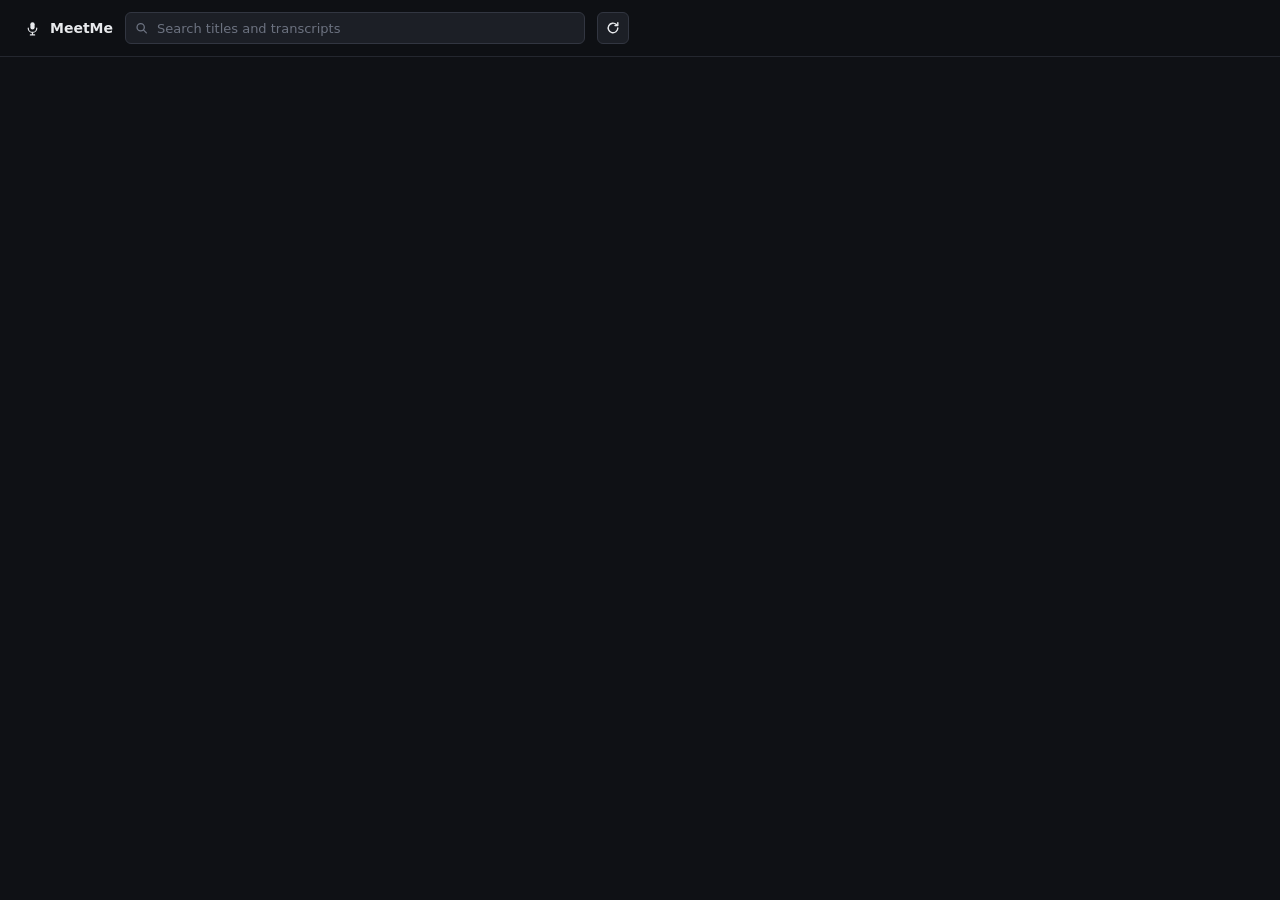
<file: extension/webui/index.html>
<!doctype html>
<html>
<head>
  <meta charset="utf-8">
  <link rel="stylesheet" href="../ui.css">
  <title>MeetMe library</title>
</head>
<body>
  <header class="topbar">
    <span class="brand">
      <svg width="17" height="17" viewBox="0 0 24 24" aria-hidden="true">
        <rect x="9" y="3" width="6" height="10.5" rx="3" fill="currentColor"></rect>
        <path d="M6 11.5a6 6 0 0 0 12 0M12 17.5V21M9 21h6" fill="none" stroke="currentColor" stroke-width="1.7" stroke-linecap="round"></path>
      </svg>
      MeetMe
    </span>
    <div class="search">
      <svg width="13" height="13" viewBox="0 0 16 16" fill="none" aria-hidden="true">
        <circle cx="7" cy="7" r="4.5" stroke="#6c7280" stroke-width="1.6"></circle>
        <path d="M10.6 10.6L14 14" stroke="#6c7280" stroke-width="1.6" stroke-linecap="round"></path>
      </svg>
      <input id="query" type="search" placeholder="Search titles and transcripts" aria-label="Search titles and transcripts">
    </div>
    <button id="refresh" class="btn btn-icon" title="Refresh" aria-label="Refresh">
      <svg width="14" height="14" viewBox="0 0 16 16" fill="none" aria-hidden="true">
        <path d="M13.5 8a5.5 5.5 0 1 1-1.6-3.9" stroke="currentColor" stroke-width="1.6" stroke-linecap="round"></path>
        <path d="M13.5 2v3.2h-3.2" stroke="currentColor" stroke-width="1.6" stroke-linecap="round" stroke-linejoin="round"></path>
      </svg>
    </button>
  </header>

  <main>
    <p id="notice" class="meta" role="status"></p>
    <section id="list"></section>
    <button id="more-recordings" class="btn hidden">Load more recordings</button>

    <section id="detail" class="hidden">
      <div class="detail-head">
        <button id="back" class="btn btn-ghost">← Library</button>
        <div id="recording"></div>
      </div>

      <div class="detail-grid">
        <div class="detail-main">
          <video id="video" controls preload="metadata"></video>

          <div class="language-fix">
            <label class="language-fix-label" for="detail-language">Spoken language</label>
            <select id="detail-language" class="grow"></select>
            <button id="retranscribe" class="btn">Re-transcribe</button>
          </div>
          <p id="language-hint" class="small dim"></p>

          <div class="btn-row detail-actions">
            <button id="stop-processing" class="btn btn-danger">Stop processing</button>
            <button id="retry-all" class="btn">Reprocess all</button>
            <button id="retry-transcript" class="btn">Reprocess transcript</button>
            <button id="retry-summary" class="btn">Recreate summary</button>
            <button id="recover" class="btn">Recover recording</button>
            <button id="cleanup" class="btn">Clean recovery files</button>
          </div>

          <section class="panel">
            <div class="panel-head"><h2>Summary</h2><button id="copy-summary" class="btn" disabled>Copy</button></div>
            <div class="panel-body">
              <div id="summary" class="summary">No summary yet.</div>
            </div>
          </section>
        </div>

        <section class="panel panel-transcript">
          <div class="panel-head"><h2>Transcript</h2><button id="copy-transcript" class="btn">Copy</button></div>
          <div class="panel-body">
            <div id="segments" class="segments"></div>
            <button id="more" class="btn more-btn">Load more transcript</button>
          </div>
        </section>
      </div>
    </section>
  </main>
  <script type="module" src="app.js"></script>
</body>
</html>
</file>
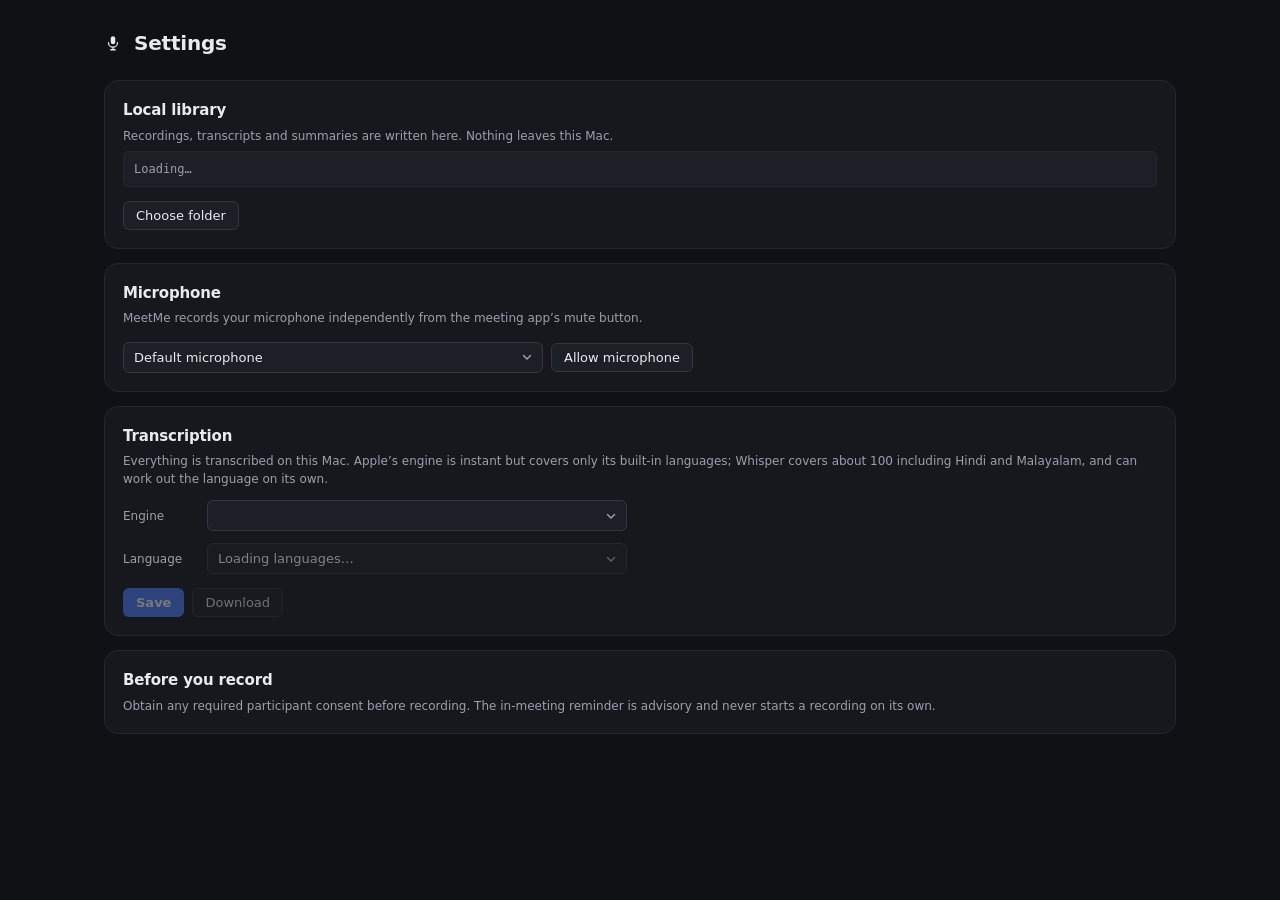
<file: extension/options.html>
<!doctype html>
<html>
<head>
  <meta charset="utf-8">
  <link rel="stylesheet" href="ui.css">
  <title>MeetMe settings</title>
</head>
<body>
  <main>
    <header class="page-header">
      <span class="brand">
        <svg width="18" height="18" viewBox="0 0 24 24" aria-hidden="true">
          <rect x="9" y="3" width="6" height="10.5" rx="3" fill="currentColor"></rect>
          <path d="M6 11.5a6 6 0 0 0 12 0M12 17.5V21M9 21h6" fill="none" stroke="currentColor" stroke-width="1.7" stroke-linecap="round"></path>
        </svg>
      </span>
      <h1>Settings</h1>
    </header>

    <section class="card">
      <div class="card-head"><h2>Local library</h2></div>
      <p class="small">Recordings, transcripts and summaries are written here. Nothing leaves this Mac.</p>
      <p id="library" class="path-chip">Loading…</p>
      <div class="card-controls">
        <button id="folder" class="btn">Choose folder</button>
      </div>
    </section>

    <section class="card">
      <div class="card-head"><h2>Microphone</h2></div>
      <p class="small">MeetMe records your microphone independently from the meeting app’s mute button.</p>
      <div class="card-controls">
        <select id="device" class="grow">
          <option value="">Default microphone</option>
        </select>
        <button id="grant" class="btn">Allow microphone</button>
      </div>
      <p id="mic-status" class="stat-row" role="status"></p>
    </section>

    <section class="card">
      <div class="card-head"><h2>Transcription</h2></div>
      <p class="small">Everything is transcribed on this Mac. Apple’s engine is instant but covers only its built-in languages; Whisper covers about 100 including Hindi and Malayalam, and can work out the language on its own.</p>

      <div class="field-row">
        <label class="field-label" for="engine">Engine</label>
        <select id="engine" class="grow"></select>
      </div>
      <p id="engine-detail" class="small engine-detail"></p>

      <div class="field-row">
        <label class="field-label" for="language">Language</label>
        <select id="language" class="grow" disabled><option>Loading languages…</option></select>
      </div>

      <div class="field-row" id="variant-row" hidden>
        <label class="field-label" for="whisper-variant">Model</label>
        <select id="whisper-variant" class="grow"></select>
      </div>

      <div class="card-controls">
        <button id="save-language" class="btn btn-primary" disabled>Save</button>
        <button id="download-language" class="btn" disabled>Download</button>
        <button id="cancel-download" class="btn btn-danger" hidden>Cancel download</button>
        <span id="save-note" class="saved-note" role="status" hidden>Saved</span>
      </div>

      <div id="download-progress" class="progress" hidden>
        <div class="progress-track"><div id="progress-bar" class="progress-bar"></div></div>
        <span id="progress-label" class="progress-label"></span>
      </div>

      <p id="language-status" class="stat-row" role="status"></p>
      <p id="summary-status" class="stat-row"></p>
    </section>

    <section class="card">
      <div class="card-head"><h2>Before you record</h2></div>
      <p class="small">Obtain any required participant consent before recording. The in-meeting reminder is advisory and never starts a recording on its own.</p>
    </section>
  </main>
  <script type="module" src="options.js"></script>
</body>
</html>
</file>
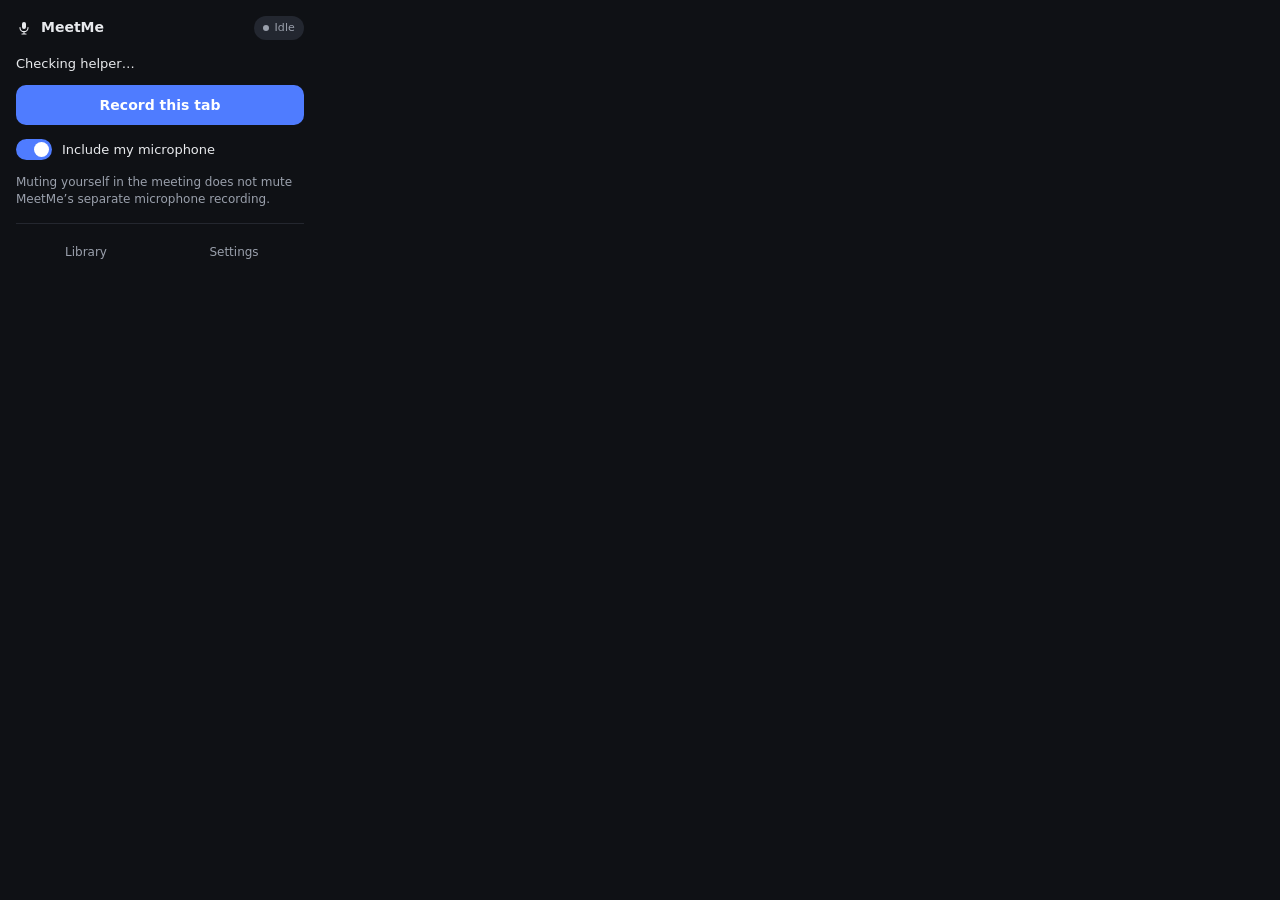
<file: extension/popup.html>
<!doctype html>
<html>
<head>
  <meta charset="utf-8">
  <link rel="stylesheet" href="ui.css">
  <title>MeetMe</title>
</head>
<body class="popup">
  <main>
    <div class="popup-head">
      <span class="brand">
        <svg width="16" height="16" viewBox="0 0 24 24" aria-hidden="true">
          <rect x="9" y="3" width="6" height="10.5" rx="3" fill="currentColor"></rect>
          <path d="M6 11.5a6 6 0 0 0 12 0M12 17.5V21M9 21h6" fill="none" stroke="currentColor" stroke-width="1.7" stroke-linecap="round"></path>
        </svg>
        MeetMe
      </span>
      <span id="phase" class="pill">Idle</span>
    </div>

    <div class="popup-status">
      <p id="status" role="status">Checking helper…</p>
      <span id="elapsed" class="elapsed" hidden></span>
    </div>

    <button id="record" class="btn btn-primary btn-lg">Record this tab</button>

    <label class="switch">
      <input id="mic" type="checkbox" checked>
      <span class="switch-track"></span>
      <span class="switch-label">Include my microphone</span>
    </label>

    <p class="small popup-note">Muting yourself in the meeting does not mute MeetMe’s separate microphone recording.</p>
    <p id="error" class="error" hidden></p>

    <nav class="popup-foot">
      <a href="webui/index.html" target="_blank">Library</a>
      <a href="options.html" target="_blank">Settings</a>
    </nav>
  </main>
  <script type="module" src="popup.js"></script>
</body>
</html>
</file>
<file: extension/ui.css>
/* MeetMe design tokens and shared components.
   Dark only. System fonts only — extension CSP allows no external origins. */

:root {
  color-scheme: dark;

  --bg: #0f1115;
  --surface: #16181d;
  --surface-2: #1c1f26;
  --surface-3: #232730;
  --border: #24272f;
  --border-strong: #323641;

  --text: #e8eaed;
  --muted: #9aa0ac;
  --dim: #6c7280;

  --accent: #4f7cff;
  --accent-hover: #6b90ff;
  --accent-soft: #4f7cff26;
  --rec: #e5484d;
  --rec-soft: #e5484d26;
  --ok: #3dd68c;
  --ok-soft: #3dd68c1f;
  --warn: #f5a623;
  --warn-soft: #f5a6231f;

  --r-sm: 6px;
  --r-md: 10px;
  --r-lg: 14px;

  --shadow: 0 1px 2px #0000006b, 0 8px 24px #00000059;

  --sans: -apple-system, BlinkMacSystemFont, "SF Pro Text", "Helvetica Neue", system-ui, sans-serif;
  --mono: ui-monospace, "SF Mono", Menlo, Consolas, monospace;
}

*,
*::before,
*::after { box-sizing: border-box; }

/* app.js toggles .hidden; it also sets .hidden on #more via the attribute.
   Both must beat any component display rule. */
[hidden],
.hidden { display: none !important; }

html { background: var(--bg); }

body {
  margin: 0;
  background: var(--bg);
  color: var(--text);
  font: 13px/1.5 var(--sans);
  -webkit-font-smoothing: antialiased;
}

main {
  max-width: 1120px;
  margin: 0 auto;
  padding: 28px 24px 56px;
}

h1, h2, h3 { margin: 0; font-weight: 600; letter-spacing: -0.01em; }
h1 { font-size: 20px; }
h2 { font-size: 15px; }
h3 { font-size: 13px; }

a { color: var(--accent); text-decoration: none; }
a:hover { color: var(--accent-hover); text-decoration: underline; }

.meta { color: var(--muted); font-size: 12px; }
.small { color: var(--muted); font-size: 12px; line-height: 1.45; }
.dim { color: var(--dim); }
.mono { font-family: var(--mono); }
.error { color: #ff9a9a; font-size: 12px; }
.row { display: flex; align-items: center; gap: 10px; }
.spread { display: flex; align-items: center; justify-content: space-between; gap: 12px; }
.stack { display: flex; flex-direction: column; gap: 6px; }
.grow { flex: 1; min-width: 0; }
.truncate { overflow: hidden; text-overflow: ellipsis; white-space: nowrap; }

:focus-visible {
  outline: 2px solid var(--accent-hover);
  outline-offset: 2px;
  border-radius: var(--r-sm);
}

/* ---------- page header ---------- */

.page-header {
  display: flex;
  align-items: center;
  gap: 12px;
  margin-bottom: 22px;
}

.brand {
  display: inline-flex;
  align-items: center;
  gap: 9px;
  font-weight: 600;
  font-size: 14px;
  color: var(--text);
}

.brand svg { display: block; }

/* ---------- buttons ---------- */

.btn {
  display: inline-flex;
  align-items: center;
  justify-content: center;
  gap: 7px;
  border: 1px solid var(--border-strong);
  border-radius: var(--r-sm);
  padding: 7px 12px;
  font: 500 13px/1 var(--sans);
  color: var(--text);
  background: var(--surface-2);
  cursor: pointer;
  white-space: nowrap;
  transition: background 0.12s ease, border-color 0.12s ease, opacity 0.12s ease;
}

.btn:hover:not(:disabled) { background: var(--surface-3); border-color: #3d4250; }
.btn:active:not(:disabled) { transform: translateY(0.5px); }

.btn:disabled { opacity: 0.42; cursor: not-allowed; }

.btn-primary {
  background: var(--accent);
  border-color: transparent;
  color: #fff;
  font-weight: 600;
}
.btn-primary:hover:not(:disabled) { background: var(--accent-hover); border-color: transparent; }

.btn-danger {
  background: var(--rec);
  border-color: transparent;
  color: #fff;
  font-weight: 600;
}
.btn-danger:hover:not(:disabled) { background: #f05a5f; border-color: transparent; }

.btn-ghost { background: transparent; border-color: transparent; color: var(--muted); }
.btn-ghost:hover:not(:disabled) { background: var(--surface-2); color: var(--text); }

.btn-icon {
  padding: 0;
  width: 32px;
  height: 32px;
  flex: none;
}

.btn-lg {
  width: 100%;
  padding: 12px 16px;
  font-size: 14px;
  border-radius: var(--r-md);
}

.btn-row { display: flex; flex-wrap: wrap; gap: 8px; }

/* ---------- cards ---------- */

.card {
  background: var(--surface);
  border: 1px solid var(--border);
  border-radius: var(--r-lg);
  padding: 18px;
}

.card + .card { margin-top: 14px; }

.card-head {
  display: flex;
  align-items: baseline;
  justify-content: space-between;
  gap: 12px;
  margin-bottom: 4px;
}

.card > p { margin: 6px 0 0; }
.card-controls { display: flex; flex-wrap: wrap; gap: 8px; align-items: center; margin-top: 14px; }
.card-controls select { max-width: 420px; }

.saved-note {
  display: inline-flex;
  align-items: center;
  gap: 6px;
  color: var(--ok);
  font-size: 12px;
  font-weight: 500;
}

.saved-note::before {
  content: "✓";
  font-size: 13px;
}

.progress {
  display: flex;
  align-items: center;
  gap: 10px;
  margin-top: 12px;
}

.progress-track {
  flex: 1;
  height: 6px;
  border-radius: 999px;
  background: var(--surface-3);
  overflow: hidden;
}

.progress-bar {
  height: 100%;
  width: 0;
  border-radius: 999px;
  background: var(--accent);
  transition: width 0.3s ease;
}

/* Apple's asset installer reports no fraction, so that case animates instead. */
.progress-bar.indeterminate {
  width: 35%;
  animation: slide 1.2s ease-in-out infinite;
}

@keyframes slide {
  0% { transform: translateX(-100%); }
  100% { transform: translateX(340%); }
}

@media (prefers-reduced-motion: reduce) {
  .progress-bar.indeterminate { animation: none; width: 100%; opacity: 0.5; }
}

.progress-label {
  flex: none;
  min-width: 38px;
  text-align: right;
  font: 500 12px var(--mono);
  color: var(--muted);
}

.field-row {
  display: flex;
  align-items: center;
  gap: 12px;
  margin-top: 12px;
}

.field-label {
  flex: none;
  width: 72px;
  color: var(--muted);
  font-size: 12px;
}

.field-row select { max-width: 420px; }

.engine-detail { margin: 8px 0 0 84px; }

@media (max-width: 560px) {
  .field-row { flex-direction: column; align-items: stretch; gap: 6px; }
  .field-label { width: auto; }
  .engine-detail { margin-left: 0; }
}

/* ---------- status pills and dots ---------- */

.pill {
  display: inline-flex;
  align-items: center;
  gap: 6px;
  flex: none;
  padding: 3px 9px;
  border-radius: 999px;
  font: 500 11px/1.6 var(--sans);
  letter-spacing: 0.01em;
  background: var(--surface-3);
  color: var(--muted);
}

.pill::before {
  content: "";
  width: 6px;
  height: 6px;
  border-radius: 50%;
  background: currentColor;
  flex: none;
}

.pill-ok { background: var(--ok-soft); color: var(--ok); }
.pill-busy { background: var(--accent-soft); color: var(--accent-hover); }
.pill-warn { background: var(--warn-soft); color: var(--warn); }
.pill-bad { background: var(--rec-soft); color: #ff8a8e; }
.pill-rec { background: var(--rec-soft); color: #ff8a8e; }
.pill-rec::before { animation: pulse 1.6s ease-in-out infinite; }

@keyframes pulse { 50% { opacity: 0.25; } }

@media (prefers-reduced-motion: reduce) {
  .pill-rec::before { animation: none; }
}

.stat-row {
  display: flex;
  align-items: flex-start;
  gap: 8px;
  margin: 10px 0 0;
  color: var(--muted);
  font-size: 12px;
  line-height: 1.45;
}

/* Status lines start empty; without this they render as a stray bullet. */
.stat-row:empty { display: none; }

.stat-row::before {
  content: "";
  width: 6px;
  height: 6px;
  margin-top: 5px;
  border-radius: 50%;
  background: var(--dim);
  flex: none;
}

.stat-ok::before { background: var(--ok); }
.stat-busy::before { background: var(--accent); }
.stat-warn::before { background: var(--warn); }
.stat-bad::before { background: var(--rec); }

/* ---------- form controls ---------- */

select,
input[type="search"],
input[type="text"] {
  font: 13px var(--sans);
  color: var(--text);
  background: var(--surface-2);
  border: 1px solid var(--border-strong);
  border-radius: var(--r-sm);
  padding: 7px 10px;
  min-width: 0;
}

select {
  appearance: none;
  padding-right: 28px;
  background-image: url("data:image/svg+xml;utf8,<svg xmlns='http://www.w3.org/2000/svg' width='12' height='12' viewBox='0 0 12 12'><path d='M2.5 4.5L6 8l3.5-3.5' fill='none' stroke='%239aa0ac' stroke-width='1.5' stroke-linecap='round' stroke-linejoin='round'/></svg>");
  background-repeat: no-repeat;
  background-position: right 9px center;
  cursor: pointer;
}

select:disabled { opacity: 0.5; cursor: not-allowed; }

input::placeholder { color: var(--dim); }

.path-chip {
  display: block;
  font: 12px/1.5 var(--mono);
  color: var(--muted);
  background: var(--surface-2);
  border: 1px solid var(--border);
  border-radius: var(--r-sm);
  padding: 8px 10px;
  margin: 10px 0 0;
  overflow-wrap: anywhere;
}

/* ---------- switch ---------- */

.switch {
  display: flex;
  align-items: center;
  gap: 10px;
  cursor: pointer;
  user-select: none;
}

.switch input {
  position: absolute;
  opacity: 0;
  width: 0;
  height: 0;
}

.switch-track {
  position: relative;
  width: 36px;
  height: 21px;
  border-radius: 999px;
  background: var(--surface-3);
  border: 1px solid var(--border-strong);
  flex: none;
  transition: background 0.16s ease, border-color 0.16s ease;
}

.switch-track::after {
  content: "";
  position: absolute;
  top: 2px;
  left: 2px;
  width: 15px;
  height: 15px;
  border-radius: 50%;
  background: var(--muted);
  transition: transform 0.16s ease, background 0.16s ease;
}

.switch input:checked + .switch-track {
  background: var(--accent);
  border-color: transparent;
}

.switch input:checked + .switch-track::after {
  transform: translateX(15px);
  background: #fff;
}

.switch input:focus-visible + .switch-track {
  outline: 2px solid var(--accent-hover);
  outline-offset: 2px;
}

.switch input:disabled + .switch-track { opacity: 0.45; }
.switch:has(input:disabled) { cursor: not-allowed; opacity: 0.7; }

.switch-label { font-size: 13px; }

/* ---------- empty and loading states ---------- */

.empty {
  text-align: center;
  padding: 52px 24px;
  color: var(--muted);
  border: 1px dashed var(--border-strong);
  border-radius: var(--r-lg);
}

.empty strong { display: block; color: var(--text); font-size: 14px; margin-bottom: 6px; }

.skeleton {
  height: 74px;
  border-radius: var(--r-md);
  border: 1px solid var(--border);
  background: linear-gradient(90deg, var(--surface) 25%, var(--surface-2) 37%, var(--surface) 63%);
  background-size: 400% 100%;
  animation: shimmer 1.3s ease infinite;
}

@keyframes shimmer { from { background-position: 100% 0; } to { background-position: 0 0; } }

@media (prefers-reduced-motion: reduce) {
  .skeleton { animation: none; }
}

/* ---------- popup ---------- */

.popup { width: 320px; }
.popup main { padding: 16px; max-width: none; }

.popup-head {
  display: flex;
  align-items: center;
  justify-content: space-between;
  gap: 10px;
  margin-bottom: 14px;
}

.popup-status {
  display: flex;
  align-items: baseline;
  justify-content: space-between;
  gap: 10px;
  margin-bottom: 12px;
}

#status { font-size: 13px; color: var(--text); margin: 0; overflow-wrap: anywhere; }

.elapsed {
  font: 500 12px var(--mono);
  color: var(--muted);
  flex: none;
}

.popup .switch { margin: 14px 0; }

.popup-note { margin: 12px 0 0; }

#error { margin: 12px 0 0; }

.popup-foot {
  display: flex;
  gap: 8px;
  margin-top: 14px;
  padding-top: 12px;
  border-top: 1px solid var(--border);
}

.popup-foot a {
  flex: 1;
  text-align: center;
  padding: 7px 10px;
  border-radius: var(--r-sm);
  color: var(--muted);
  font-size: 12px;
}

.popup-foot a:hover { background: var(--surface-2); color: var(--text); text-decoration: none; }

/* ---------- library ---------- */

.topbar {
  position: sticky;
  top: 0;
  z-index: 10;
  display: flex;
  align-items: center;
  gap: 12px;
  padding: 12px 24px;
  background: #0f1115e6;
  backdrop-filter: saturate(160%) blur(12px);
  border-bottom: 1px solid var(--border);
}

.search { position: relative; flex: 1; max-width: 460px; }

.search svg {
  position: absolute;
  left: 10px;
  top: 50%;
  transform: translateY(-50%);
  pointer-events: none;
}

.search input {
  width: 100%;
  padding-left: 31px;
  height: 32px;
}

#notice { margin: 0 0 14px; min-height: 16px; }

#list { display: flex; flex-direction: column; gap: 10px; }

.rec {
  display: grid;
  grid-template-columns: minmax(0, 1fr) auto;
  gap: 6px 14px;
  align-items: start;
  width: 100%;
  text-align: left;
  padding: 14px 16px;
  background: var(--surface);
  border: 1px solid var(--border);
  border-radius: var(--r-md);
  color: inherit;
  font: inherit;
  cursor: pointer;
  transition: background 0.12s ease, border-color 0.12s ease;
}

.rec:hover { background: var(--surface-2); border-color: var(--border-strong); }

.rec-title {
  font-size: 14px;
  font-weight: 600;
  letter-spacing: -0.01em;
  overflow: hidden;
  text-overflow: ellipsis;
  white-space: nowrap;
}

.rec-meta {
  grid-column: 1 / -1;
  display: flex;
  flex-wrap: wrap;
  align-items: center;
  gap: 6px 10px;
  color: var(--muted);
  font-size: 12px;
}

.rec-meta .sep { color: var(--dim); }
.rec-snippet {
  grid-column: 1 / -1;
  color: var(--dim);
  font-size: 12px;
  line-height: 1.5;
  display: -webkit-box;
  -webkit-line-clamp: 2;
  -webkit-box-orient: vertical;
  overflow: hidden;
}

.language-fix {
  display: flex;
  align-items: center;
  gap: 8px;
  flex-wrap: wrap;
}

.language-fix-label { flex: none; color: var(--muted); font-size: 12px; }
.language-fix select { max-width: 260px; }
#language-hint { margin: 8px 0 0; }

#more-recordings { margin-top: 12px; }
.more-btn { margin-top: 12px; width: 100%; }

.detail-head { margin-bottom: 14px; }
.detail-head #back { margin-bottom: 12px; }
#recording h2 { font-size: 18px; margin-bottom: 6px; }
#recording .meta + .meta { margin-top: 4px; }

#video {
  width: 100%;
  aspect-ratio: 16 / 9;
  background: #000;
  border: 1px solid var(--border);
  border-radius: var(--r-md);
  display: block;
}

.detail-grid {
  display: grid;
  grid-template-columns: minmax(0, 1fr) minmax(0, 1fr);
  gap: 16px;
  align-items: start;
}

.detail-main {
  display: flex;
  flex-direction: column;
  gap: 14px;
  min-width: 0;
}

@media (max-width: 900px) {
  .detail-grid { grid-template-columns: minmax(0, 1fr); }
}

.panel {
  background: var(--surface);
  border: 1px solid var(--border);
  border-radius: var(--r-lg);
  display: flex;
  flex-direction: column;
  min-height: 0;
}

/* The transcript is the long column; it scrolls on its own next to the player. */
.panel-transcript { position: sticky; top: 73px; max-height: calc(100vh - 97px); }

.panel-head {
  display: flex;
  align-items: center;
  justify-content: space-between;
  gap: 10px;
  padding: 14px 16px;
  border-bottom: 1px solid var(--border);
  flex: none;
}

.panel-body { padding: 14px 16px; overflow-y: auto; }

/* ---------- rendered summary ---------- */

.summary { font-size: 13px; line-height: 1.6; color: var(--text); }
.summary > *:first-child { margin-top: 0; }
.summary h3 {
  font-size: 11px;
  text-transform: uppercase;
  letter-spacing: 0.06em;
  color: var(--muted);
  margin: 18px 0 8px;
}
.summary p { margin: 0 0 10px; overflow-wrap: anywhere; }
.summary ul { margin: 0 0 10px; padding-left: 18px; }
.summary li { margin: 0 0 6px; overflow-wrap: anywhere; }
.summary strong { font-weight: 600; }

.summary-note {
  color: var(--muted);
  font-size: 12px;
  line-height: 1.5;
  padding: 8px 10px;
  margin: 0 0 12px;
  background: var(--surface-2);
  border-left: 2px solid var(--accent);
  border-radius: 0 var(--r-sm) var(--r-sm) 0;
}

.cite {
  font: 500 11px var(--mono);
  color: var(--accent);
  background: var(--accent-soft);
  border: 0;
  border-radius: 4px;
  padding: 1px 4px;
  margin: 0;
  cursor: pointer;
}

.cite:hover { background: #4f7cff40; color: var(--accent-hover); }

/* ---------- transcript ---------- */

.segments { display: flex; flex-direction: column; gap: 1px; }

.seg {
  display: grid;
  grid-template-columns: auto minmax(0, 1fr);
  gap: 11px;
  width: 100%;
  text-align: left;
  background: transparent;
  border: 0;
  border-radius: var(--r-sm);
  padding: 7px 9px;
  color: var(--text);
  font: 13px/1.55 var(--sans);
  cursor: pointer;
}

.seg:hover { background: var(--surface-2); }

.seg-time {
  font: 500 11px/1.75 var(--mono);
  color: var(--dim);
  flex: none;
}

.seg-speaker { display: block; font-size: 12px; font-weight: 600; color: var(--accent); }

.seg:hover .seg-time { color: var(--accent); }

.seg.is-active { background: var(--accent-soft); }
.seg.is-active .seg-time { color: var(--accent-hover); }

/* ---------- responsive ---------- */

@media (max-width: 560px) {
  main { padding: 20px 16px 40px; }
  .topbar { padding: 10px 16px; flex-wrap: wrap; }
  .search { max-width: none; }
  .panel { max-height: none; }
}
</file>
